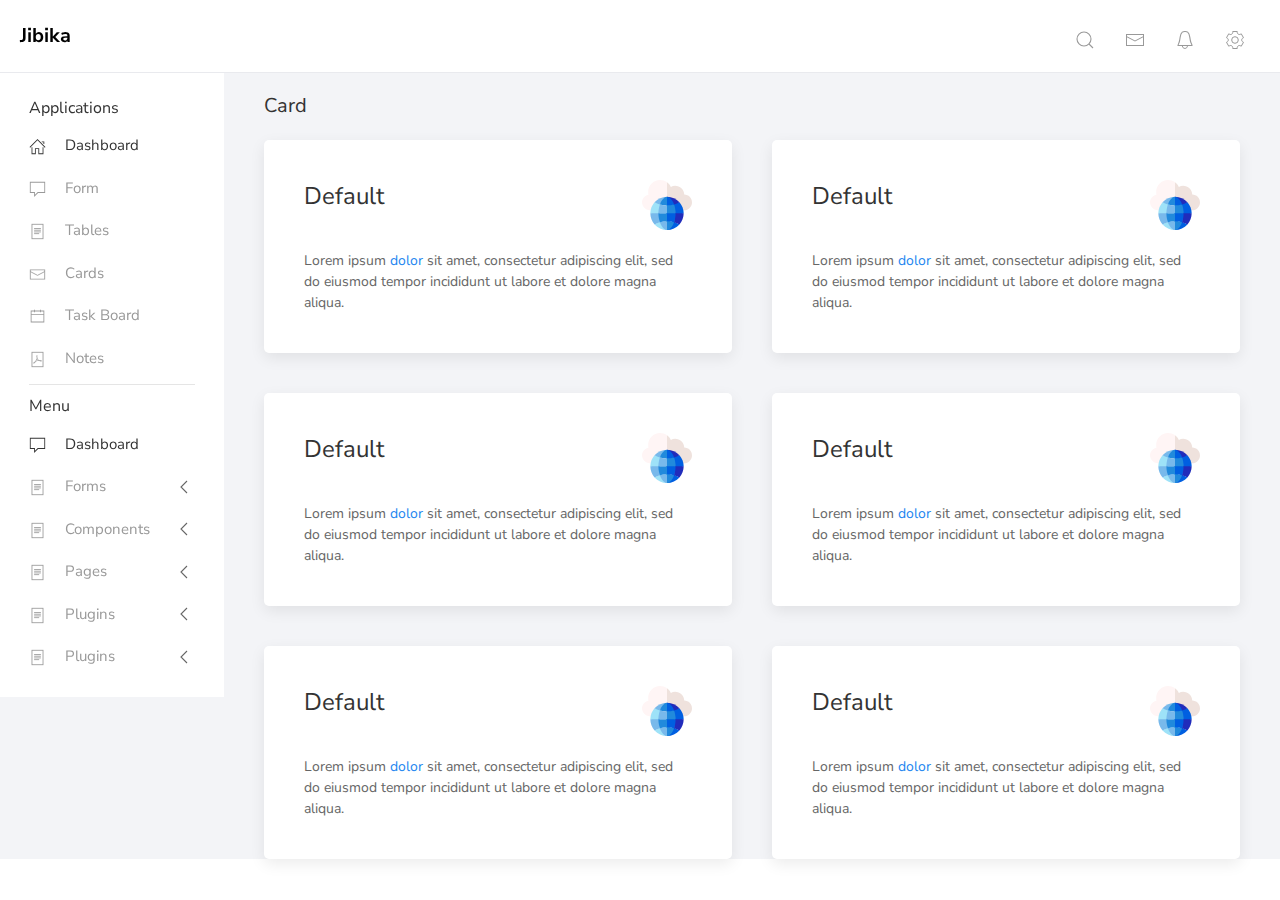
<file: cards.html>
<!DOCTYPE html>
<html lang="en">
<head>
    <meta charset="UTF-8">
    <meta name="viewport" content="width=device-width, initial-scale=1.0">
    <meta http-equiv="X-UA-Compatible" content="ie=edge">
    <title>Admin - Dashboard</title>
    <link rel="stylesheet" href="css/uikit.min.css">
    <link rel="stylesheet" href="css/styles.css">
    <script src="js/uikit.min.js"></script>
    <script src="js/uikit-icons.min.js"></script>
    <script src="js/jquery.min.js"></script>
</head>
<body>
    <!-- navbar section -->
    <header>
        <div uk-sticky>
        <nav class="nav-color uk-navbar uk-container uk-container-expand" uk-navbar>
            <div class="uk-navbar-left  uk-navbar-nav">
                <ul class="uk-navbar-nav">
                        <li class="uk-iconnav uk-hidden@m"><a href="#offcanvas-usage" uk-toggle><span uk-icon="menu"></span></a></li>
                </ul>
                <div class="uk-visible">
                    <a href="index.html"><span style="font-size: 20px; font-weight: 700; color: black;">Jibika</span></a>
                </div>
            </div>
            <div class="uk-navbar-right">
        
                <ul class="uk-navbar-nav">
                        
                    <li>
                        <div class="uk-visible@m">
                            <a class="uk-navbar-toggle"  uk-search-icon href="#"></a>
                            <div class="uk-drop" uk-drop="mode: click; pos: left-center; offset: 0">
                                <form class="uk-search uk-search-navbar uk-width-1-1">
                                    <input class="uk-search-input" type="search" placeholder="Search..." autofocus>
                                </form>
                            </div>
                        </div>
                        <div class="uk-hidden@m">
                                <a class="uk-navbar-toggle" href="#" uk-search-icon></a>
                                <div class="uk-navbar-dropdown" uk-drop="mode: click; cls-drop: uk-navbar-dropdown; boundary: !nav">
                    
                                    <div class="uk-grid-small uk-flex-middle" uk-grid>
                                        <div class="uk-width-expand">
                                            <form class="uk-search uk-search-navbar uk-width-1-1">
                                                <input class="uk-search-input" type="search" placeholder="Search..." autofocus>
                                            </form>
                                        </div>
                                        <div class="uk-width-auto">
                                            <a class="uk-navbar-dropdown-close" href="#" uk-close></a>
                                        </div>
                                    </div>
                    
                                </div>
                            </div>
                    </li>
                    
                    <li><a href="#" class="uk-text-bold"  uk-icon="mail"></a>
                        <div class="uk-navbar-dropdown" uk-dropdown="mode: click">
                            <ul class="uk-nav uk-navbar-dropdown-nav">
                                <li class="uk-active" >Mails</li>
                                <li class="uk-nav-divider"><a href="#"><span uk-icon="mail"></span> This is a mail..</a></li>
                                <li class="uk-nav-divider"><a href="#"><span uk-icon="mail"></span> This is a mail..</a></li>
                                <li class="uk-nav-divider"><a href="#"><span uk-icon="mail"></span> This is a mail..</a></li>
                            </ul>
                        </div>
                    </li>
                    <li><a href="#" class="uk-text-bold uk-visible@m"  uk-icon="bell"></a>
                        <div class="uk-navbar-dropdown" uk-dropdown="mode: click">
                            <ul class="uk-nav uk-navbar-dropdown-nav">
                                <li class="uk-active">Notifications</li>
                                <li class="uk-nav-divider"><a href="#"><span uk-icon="mail"></span> This is a mail..</a></li>
                                <li class="uk-nav-divider"><a href="#"><span uk-icon="mail"></span> This is a mail..</a></li>
                                <li class="uk-nav-divider"><a href="#"><span uk-icon="mail"></span> This is a mail..</a></li>
                            </ul>
                        </div>
                    </li>
                    <li>
                        <a href="#" uk-icon="cog">
                            <!-- <img src="images/user.jpg" alt="" width="30" height="30" class="uk-border-circle" /> -->
                        </a>
                        <div class="uk-navbar-dropdown" uk-dropdown="mode: click">
                            <ul class="uk-nav uk-navbar-dropdown-nav">
                                <li class="uk-active"><a href="profile.html"> <span uk-icon="user"></span> Profile</a></li>
                                <li><a href="#"> <span uk-icon="cog"></span> Setting</a></li>
                                <li><a href="#"> <span uk-icon="sign-out"></span> Logout</a></li>
                            </ul>
                        </div>
                    </li>
                </ul>
        
            </div>

            <div id="offcanvas-usage" uk-offcanvas="push">
                    <div class="uk-offcanvas-bar">
                        <button class="uk-offcanvas-close" type="button" uk-close></button>
                        <div class=" uk-panel uk-panel-box uk-padding-small uk-border uk-margin-top" >
                            <ul class="uk-nav uk-nav-default uk-nav-parent-icon uk-list" data-uk-nav>
                                <li><h5 class="uk-text ">Applications</h5></li>
                                <li class="uk-active"><a class="nav-app" href="index.html"><span uk-icon="home" class=""></span> Dashboard</a></li>
                                <li class=""><a class="nav-app" href="forms.html"><span uk-icon="comment" class=""></span> Form</a></li>
                                <li class=""><a class="nav-app" href="tables.html"><span uk-icon="file-text" class=""></span> Tables</a></li>
                                <li class=""><a class="nav-app" href="cards.html"><span uk-icon="mail" class=""></span> Cards</a></li>
                                <li class=""><a class="nav-app" href="#"><span uk-icon="calendar" class=""></span> Task Board</a></li>
                                <li class=""><a class="nav-app" href="#"><span uk-icon="file-pdf" class=""></span> Notes</a></li>
                                <li class="uk-nav-divider"></li>
                                <li><h5 class="uk-text">Menu</h5></li>
                                <li class="uk-active"><a class="nav-app" href="#"><span uk-icon="comment" class=""></span> Dashboard</a></li>
                                <li class="uk-parent">
                                    <a class="uk-link-text nav-app" href="#"><span uk-icon="file-text"></span> Forms</a>
                                    <ul class="uk-nav-sub uk-list">
                                        <li><a class="uk-link-text" href="#"><span uk-icon="cloud-upload"></span> File Upload</a></li>
                                        <li><a class="uk-link-text" href="#"><span uk-icon="file"></span> Files</a></li>
                                    </ul>
                                </li>
                                <li class="uk-parent">
                                    <a class="uk-link-text nav-app" href="#"><span uk-icon="file-text"></span> Components</a>
                                    <ul class="uk-nav-sub uk-list">
                                        <li><a class="uk-link-text" href="#"><span uk-icon="cloud-upload"></span> File Upload</a></li>
                                        <li><a class="uk-link-text" href="#"><span uk-icon="file"></span> Files</a></li>
                                    </ul>
                                </li>
                                <li class="uk-parent">
                                    <a class="uk-link-text nav-app" href="#"><span uk-icon="file-text"></span> Pages</a>
                                    <ul class="uk-nav-sub uk-list">
                                        <li><a class="uk-link-text" href="#"><span uk-icon="cloud-upload"></span> File Upload</a></li>
                                        <li><a class="uk-link-text" href="#"><span uk-icon="file"></span> Files</a></li>
                                    </ul>
                                </li>
                                <li class="uk-parent">
                                    <a class="uk-link-text nav-app" href="#"><span uk-icon="file-text"></span> Plugins</a>
                                    <ul class="uk-nav-sub uk-list">
                                        <li><a class="uk-link-text" href="#"><span uk-icon="cloud-upload"></span> File Upload</a></li>
                                        <li><a class="uk-link-text" href="#"><span uk-icon="file"></span> Files</a></li>
                                    </ul>
                                </li>
                                <li class="uk-parent">
                                    <a class="uk-link-text nav-app" href="#"><span uk-icon="file-text"></span> Plugins</a>
                                    <ul class="uk-nav-sub uk-list">
                                        <li><a class="uk-link-text" href="#"><span uk-icon="cloud-upload"></span> File Upload</a></li>
                                        <li><a class="uk-link-text" href="#"><span uk-icon="file"></span> Files</a></li>
                                    </ul>
                                </li>
                            </ul>
                        </div>
                    </div>
            </div>
        </nav>
        </div>
    </header>
    
    <div uk-grid class="content">
        <!-- left navbar section  -->
        <div class="uk-width-1-5@m" style="min-width: 250px;">
        <section uk-sticky="offset: 73" class="left-scroll">
            <div class="uk-visible@m left-nav">
                    <div data-sc-scrollbar="visible-y">
                        <ul class="uk-nav uk-nav-default uk-nav-parent-icon uk-list" data-uk-nav>
                            <li><h5 class="uk-text ">Applications</h5></li>
                            <li class="uk-active"><a class="nav-app" href="index.html"><span uk-icon="home" class=""></span> Dashboard</a></li>
                            <li class=""><a class="nav-app" href="forms.html"><span uk-icon="comment" class=""></span> Form</a></li>
                            <li class=""><a class="nav-app" href="tables.html"><span uk-icon="file-text" class=""></span> Tables</a></li>
                            <li class=""><a class="nav-app" href="cards.html"><span uk-icon="mail" class=""></span> Cards</a></li>
                            <li class=""><a class="nav-app" href="#"><span uk-icon="calendar" class=""></span> Task Board</a></li>
                            <li class=""><a class="nav-app" href="#"><span uk-icon="file-pdf" class=""></span> Notes</a></li>
                            <li class="uk-nav-divider"></li>
                            <li><h5 class="uk-text">Menu</h5></li>
                            <li class="uk-active"><a class="nav-app" href="#"><span uk-icon="comment" class=""></span> Dashboard</a></li>
                            <li class="uk-parent">
                                <a class="uk-link-text nav-app" href="#"><span uk-icon="file-text"></span> Forms</a>
                                <ul class="uk-nav-sub uk-list">
                                    <li><a class="uk-link-text" href="#"><span uk-icon="cloud-upload"></span> File Upload</a></li>
                                    <li><a class="uk-link-text" href="#"><span uk-icon="file"></span> Files</a></li>
                                </ul>
                            </li>
                            <li class="uk-parent">
                                <a class="uk-link-text nav-app" href="#"><span uk-icon="file-text"></span> Components</a>
                                <ul class="uk-nav-sub uk-list">
                                    <li><a class="uk-link-text" href="#"><span uk-icon="cloud-upload"></span> File Upload</a></li>
                                    <li><a class="uk-link-text" href="#"><span uk-icon="file"></span> Files</a></li>
                                </ul>
                            </li>
                            <li class="uk-parent">
                                <a class="uk-link-text nav-app" href="#"><span uk-icon="file-text"></span> Pages</a>
                                <ul class="uk-nav-sub uk-list">
                                    <li><a class="uk-link-text" href="#"><span uk-icon="cloud-upload"></span> File Upload</a></li>
                                    <li><a class="uk-link-text" href="#"><span uk-icon="file"></span> Files</a></li>
                                </ul>
                            </li>
                            <li class="uk-parent">
                                <a class="uk-link-text nav-app" href="#"><span uk-icon="file-text"></span> Plugins</a>
                                <ul class="uk-nav-sub uk-list">
                                    <li><a class="uk-link-text" href="#"><span uk-icon="cloud-upload"></span> File Upload</a></li>
                                    <li><a class="uk-link-text" href="#"><span uk-icon="file"></span> Files</a></li>
                                </ul>
                            </li>
                            <li class="uk-parent">
                                <a class="uk-link-text nav-app" href="#"><span uk-icon="file-text"></span> Plugins</a>
                                <ul class="uk-nav-sub uk-list">
                                    <li><a class="uk-link-text" href="#"><span uk-icon="cloud-upload"></span> File Upload</a></li>
                                    <li><a class="uk-link-text" href="#"><span uk-icon="file"></span> Files</a></li>
                                </ul>
                            </li>
                        </ul>
                    </div>
                </div>
            </section>
        </div>

        <!-- body contents  -->
        <div class="uk-width-expand@m uk-margin-remove padding-remove">
        <section class="content1 uk-container">
            <h4>Card</h4>
            <!-- content section  -->
            <div uk-grid uk-height-match=".card">
                    <div class="uk-width-1-2@s">
                            <div class="uk-card uk-card-default uk-card-body uk-border-rounded">
                                <div uk-grid style="display: flex; justify-content: space-between;">
                                    <div><h3 class="uk-card-title uk-widht-3-4">Default</h3></div>
                                    <div><p class="uk-width-expand"><img src="icons/global.svg" alt="" width="50"></p></div>
                                </div>

                                <p>Lorem ipsum <a href="#">dolor</a> sit amet, consectetur adipiscing elit, sed do eiusmod tempor incididunt ut labore et dolore magna aliqua.</p>
                            </div>
                    </div>
                    <div class="uk-width-1-2@s">
                        <div class="uk-card uk-card-default uk-card-body uk-border-rounded">
                            <div uk-grid style="display: flex; justify-content: space-between;">
                                <div><h3 class="uk-card-title uk-widht-3-4">Default</h3></div>
                                <div><p class="uk-width-expand"><img src="icons/global.svg" alt="" width="50"></p></div>
                            </div>

                            <p>Lorem ipsum <a href="#">dolor</a> sit amet, consectetur adipiscing elit, sed do eiusmod tempor incididunt ut labore et dolore magna aliqua.</p>
                        </div>
                    </div>
            </div>
            <div uk-grid>
                <div class="uk-width-1-2@s">
                    <div class="uk-card uk-card-default uk-card-body uk-border-rounded">
                        <div uk-grid style="display: flex; justify-content: space-between;">
                            <div><h3 class="uk-card-title uk-widht-3-4">Default</h3></div>
                            <div><p class="uk-width-expand"><img src="icons/global.svg" alt="" width="50"></p></div>
                        </div>

                        <p>Lorem ipsum <a href="#">dolor</a> sit amet, consectetur adipiscing elit, sed do eiusmod tempor incididunt ut labore et dolore magna aliqua.</p>
                    </div>
                </div>
                <div class="uk-width-1-2@s">
                    <div class="uk-card uk-card-default uk-card-body uk-border-rounded">
                        <div uk-grid style="display: flex; justify-content: space-between;">
                            <div><h3 class="uk-card-title uk-widht-3-4">Default</h3></div>
                            <div><p class="uk-width-expand"><img src="icons/global.svg" alt="" width="50"></p></div>
                        </div>

                        <p>Lorem ipsum <a href="#">dolor</a> sit amet, consectetur adipiscing elit, sed do eiusmod tempor incididunt ut labore et dolore magna aliqua.</p>
                    </div>
                </div>
            </div>
            <div uk-grid>
                <div class="uk-width-1-2@s">
                    <div class="uk-card uk-card-default uk-card-body uk-border-rounded">
                        <div uk-grid style="display: flex; justify-content: space-between;">
                            <div><h3 class="uk-card-title uk-widht-3-4">Default</h3></div>
                            <div><p class="uk-width-expand"><img src="icons/global.svg" alt="" width="50"></p></div>
                        </div>

                        <p>Lorem ipsum <a href="#">dolor</a> sit amet, consectetur adipiscing elit, sed do eiusmod tempor incididunt ut labore et dolore magna aliqua.</p>
                    </div>
                </div>
                <div class="uk-width-1-2@s">
                    <div class="uk-card uk-card-default uk-card-body uk-border-rounded">
                        <div uk-grid style="display: flex; justify-content: space-between;">
                            <div><h3 class="uk-card-title uk-widht-3-4">Default</h3></div>
                            <div><p class="uk-width-expand"><img src="icons/global.svg" alt="" width="50"></p></div>
                        </div>

                        <p>Lorem ipsum <a href="#">dolor</a> sit amet, consectetur adipiscing elit, sed do eiusmod tempor incididunt ut labore et dolore magna aliqua.</p>
                    </div>
                </div>
            </div>
        </section>
    </div>
</body>
</html>
</file>
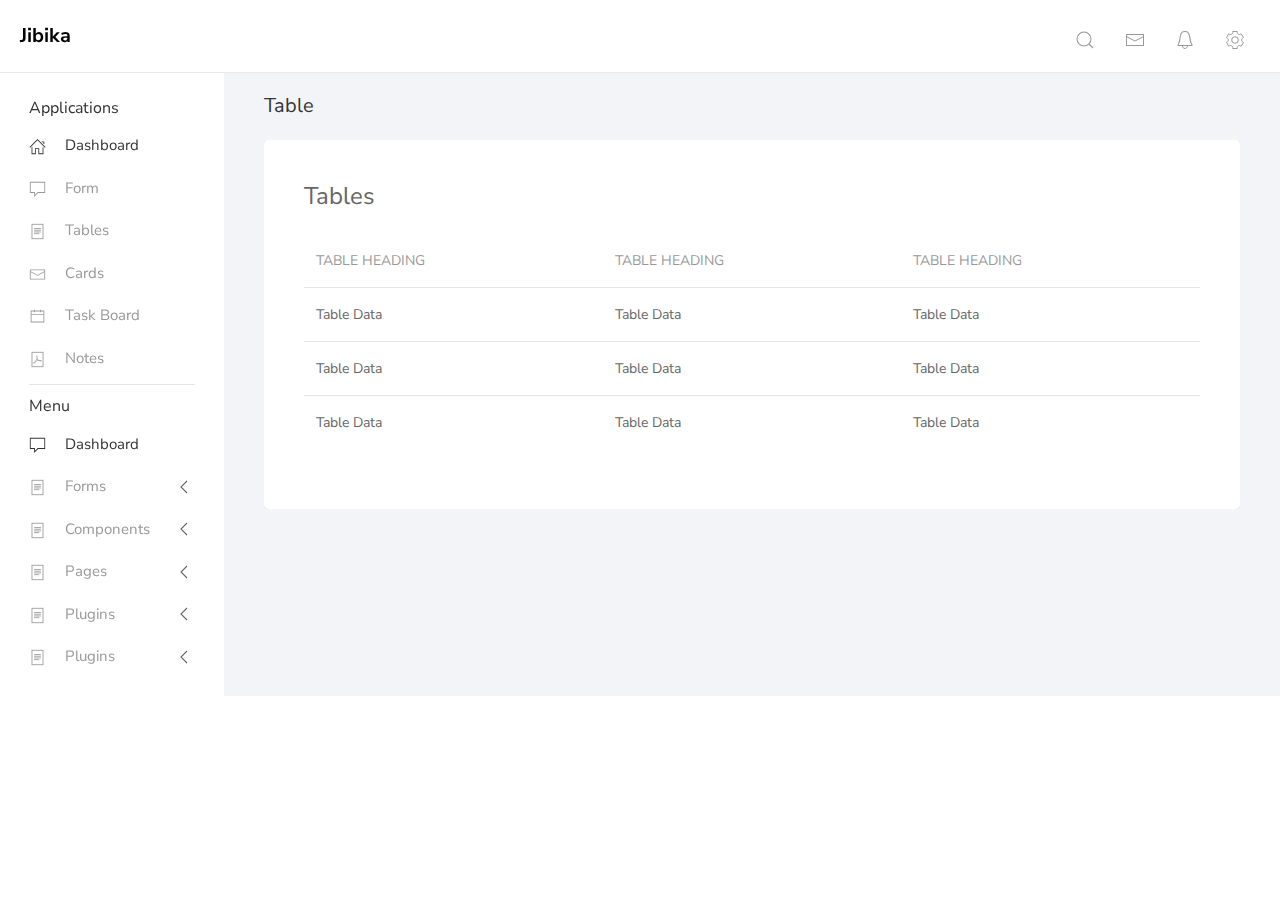
<file: tables.html>
<!DOCTYPE html>
<html lang="en">
<head>
    <meta charset="UTF-8">
    <meta name="viewport" content="width=device-width, initial-scale=1.0">
    <meta http-equiv="X-UA-Compatible" content="ie=edge">
    <title>Admin - Dashboard</title>
    <link rel="stylesheet" href="css/uikit.min.css">
    <link rel="stylesheet" href="css/styles.css">
    <script src="js/uikit.min.js"></script>
    <script src="js/uikit-icons.min.js"></script>
    <script src="js/jquery.min.js"></script>
</head>
<body>
    <!-- navbar section -->
    <header>
        <div uk-sticky>
        <nav class="nav-color uk-navbar uk-container uk-container-expand" uk-navbar>
            <div class="uk-navbar-left  uk-navbar-nav">
                <ul class="uk-navbar-nav">
                        <li class="uk-iconnav uk-hidden@m"><a href="#offcanvas-usage" uk-toggle><span uk-icon="menu"></span></a></li>
                </ul>
                <div class="uk-visible">
                    <a href="index.html"><span style="font-size: 20px; font-weight: 700; color: black;">Jibika</span></a>
                </div>
            </div>
            <div class="uk-navbar-right">
        
                <ul class="uk-navbar-nav">
                        
                    <li>
                        <div class="uk-visible@m">
                            <a class="uk-navbar-toggle"  uk-search-icon href="#"></a>
                            <div class="uk-drop" uk-drop="mode: click; pos: left-center; offset: 0">
                                <form class="uk-search uk-search-navbar uk-width-1-1">
                                    <input class="uk-search-input" type="search" placeholder="Search..." autofocus>
                                </form>
                            </div>
                        </div>
                        <div class="uk-hidden@m">
                                <a class="uk-navbar-toggle" href="#" uk-search-icon></a>
                                <div class="uk-navbar-dropdown" uk-drop="mode: click; cls-drop: uk-navbar-dropdown; boundary: !nav">
                    
                                    <div class="uk-grid-small uk-flex-middle" uk-grid>
                                        <div class="uk-width-expand">
                                            <form class="uk-search uk-search-navbar uk-width-1-1">
                                                <input class="uk-search-input" type="search" placeholder="Search..." autofocus>
                                            </form>
                                        </div>
                                        <div class="uk-width-auto">
                                            <a class="uk-navbar-dropdown-close" href="#" uk-close></a>
                                        </div>
                                    </div>
                    
                                </div>
                            </div>
                    </li>
                    
                    <li><a href="#" class="uk-text-bold"  uk-icon="mail"></a>
                        <div class="uk-navbar-dropdown" uk-dropdown="mode: click">
                            <ul class="uk-nav uk-navbar-dropdown-nav ">
                                <li class="uk-active" >Mails</li>
                                <li class="uk-nav-divider"><a href="#"><span uk-icon="mail"></span> This is a mail..</a></li>
                                <li class="uk-nav-divider"><a href="#"><span uk-icon="mail"></span> This is a mail..</a></li>
                                <li class="uk-nav-divider"><a href="#"><span uk-icon="mail"></span> This is a mail..</a></li>
                            </ul>
                        </div>
                    </li>
                    <li><a href="#" class="uk-text-bold uk-visible@m"  uk-icon="bell"></a>
                        <div class="uk-navbar-dropdown" uk-dropdown="mode: click">
                            <ul class="uk-nav uk-navbar-dropdown-nav">
                                <li class="uk-active">Notifications</li>
                                <li class="uk-nav-divider"><a href="#"><span uk-icon="mail"></span> This is a mail..</a></li>
                                <li class="uk-nav-divider"><a href="#"><span uk-icon="mail"></span> This is a mail..</a></li>
                                <li class="uk-nav-divider"><a href="#"><span uk-icon="mail"></span> This is a mail..</a></li>
                            </ul>
                        </div>
                    </li>
                    <li>
                        <a href="#" uk-icon="cog">
                            <!-- <img src="images/user.jpg" alt="" width="30" height="30" class="uk-border-circle" /> -->
                        </a>
                        <div class="uk-navbar-dropdown" uk-dropdown="mode: click">
                            <ul class="uk-nav uk-navbar-dropdown-nav">
                                <li class="uk-active"><a href="profile.html"> <span uk-icon="user"></span> Profile</a></li>
                                <li><a href="#"> <span uk-icon="cog"></span> Setting</a></li>
                                <li><a href="#"> <span uk-icon="sign-out"></span> Logout</a></li>
                            </ul>
                        </div>
                    </li>
                </ul>
        
            </div>

            <div id="offcanvas-usage" uk-offcanvas="push">
                    <div class="uk-offcanvas-bar">
                        <button class="uk-offcanvas-close" type="button" uk-close></button>
                        <div class=" uk-panel uk-panel-box uk-padding-small uk-border uk-margin-top" >
                            <ul class="uk-nav uk-nav-default uk-nav-parent-icon uk-list" data-uk-nav>
                                <li><h5 class="uk-text ">Applications</h5></li>
                                <li class="uk-active"><a class="nav-app" href="index.html"><span uk-icon="home" class=""></span> Dashboard</a></li>
                                <li class=""><a class="nav-app" href="forms.html"><span uk-icon="comment" class=""></span> Form</a></li>
                                <li class=""><a class="nav-app" href="tables.html"><span uk-icon="file-text" class=""></span> Tables</a></li>
                                <li class=""><a class="nav-app" href="cards.html"><span uk-icon="mail" class=""></span> Cards</a></li>
                                <li class=""><a class="nav-app" href="#"><span uk-icon="calendar" class=""></span> Task Board</a></li>
                                <li class=""><a class="nav-app" href="#"><span uk-icon="file-pdf" class=""></span> Notes</a></li>
                                <li class="uk-nav-divider"></li>
                                <li><h5 class="uk-text">Menu</h5></li>
                                <li class="uk-active"><a class="nav-app" href="#"><span uk-icon="comment" class=""></span> Dashboard</a></li>
                                <li class="uk-parent">
                                    <a class="uk-link-text nav-app" href="#"><span uk-icon="file-text"></span> Forms</a>
                                    <ul class="uk-nav-sub uk-list">
                                        <li><a class="uk-link-text" href="#"><span uk-icon="cloud-upload"></span> File Upload</a></li>
                                        <li><a class="uk-link-text" href="#"><span uk-icon="file"></span> Files</a></li>
                                    </ul>
                                </li>
                                <li class="uk-parent">
                                    <a class="uk-link-text nav-app" href="#"><span uk-icon="file-text"></span> Components</a>
                                    <ul class="uk-nav-sub uk-list">
                                        <li><a class="uk-link-text" href="#"><span uk-icon="cloud-upload"></span> File Upload</a></li>
                                        <li><a class="uk-link-text" href="#"><span uk-icon="file"></span> Files</a></li>
                                    </ul>
                                </li>
                                <li class="uk-parent">
                                    <a class="uk-link-text nav-app" href="#"><span uk-icon="file-text"></span> Pages</a>
                                    <ul class="uk-nav-sub uk-list">
                                        <li><a class="uk-link-text" href="#"><span uk-icon="cloud-upload"></span> File Upload</a></li>
                                        <li><a class="uk-link-text" href="#"><span uk-icon="file"></span> Files</a></li>
                                    </ul>
                                </li>
                                <li class="uk-parent">
                                    <a class="uk-link-text nav-app" href="#"><span uk-icon="file-text"></span> Plugins</a>
                                    <ul class="uk-nav-sub uk-list">
                                        <li><a class="uk-link-text" href="#"><span uk-icon="cloud-upload"></span> File Upload</a></li>
                                        <li><a class="uk-link-text" href="#"><span uk-icon="file"></span> Files</a></li>
                                    </ul>
                                </li>
                                <li class="uk-parent">
                                    <a class="uk-link-text nav-app" href="#"><span uk-icon="file-text"></span> Plugins</a>
                                    <ul class="uk-nav-sub uk-list">
                                        <li><a class="uk-link-text" href="#"><span uk-icon="cloud-upload"></span> File Upload</a></li>
                                        <li><a class="uk-link-text" href="#"><span uk-icon="file"></span> Files</a></li>
                                    </ul>
                                </li>
                            </ul>
                        </div>
                    </div>
            </div>
        </nav>
        </div>
    </header>
    
    <div uk-grid class="content">
        <!-- left navbar section  -->
        <div class="uk-width-1-5@m" style="min-width: 250px;">
        <section uk-sticky="offset: 73" class="left-scroll">
            <div class="uk-visible@m left-nav">
                    <div data-sc-scrollbar="visible-y">
                        <ul class="uk-nav uk-nav-default uk-nav-parent-icon uk-list" data-uk-nav>
                            <li><h5 class="uk-text ">Applications</h5></li>
                            <li class="uk-active"><a class="nav-app" href="index.html"><span uk-icon="home" class=""></span> Dashboard</a></li>
                            <li class=""><a class="nav-app" href="forms.html"><span uk-icon="comment" class=""></span> Form</a></li>
                            <li class=""><a class="nav-app" href="tables.html"><span uk-icon="file-text" class=""></span> Tables</a></li>
                            <li class=""><a class="nav-app" href="cards.html"><span uk-icon="mail" class=""></span> Cards</a></li>
                            <li class=""><a class="nav-app" href="#"><span uk-icon="calendar" class=""></span> Task Board</a></li>
                            <li class=""><a class="nav-app" href="#"><span uk-icon="file-pdf" class=""></span> Notes</a></li>
                            <li class="uk-nav-divider"></li>
                            <li><h5 class="uk-text">Menu</h5></li>
                            <li class="uk-active"><a class="nav-app" href="#"><span uk-icon="comment" class=""></span> Dashboard</a></li>
                            <li class="uk-parent">
                                <a class="uk-link-text nav-app" href="#"><span uk-icon="file-text"></span> Forms</a>
                                <ul class="uk-nav-sub uk-list">
                                    <li><a class="uk-link-text" href="#"><span uk-icon="cloud-upload"></span> File Upload</a></li>
                                    <li><a class="uk-link-text" href="#"><span uk-icon="file"></span> Files</a></li>
                                </ul>
                            </li>
                            <li class="uk-parent">
                                <a class="uk-link-text nav-app" href="#"><span uk-icon="file-text"></span> Components</a>
                                <ul class="uk-nav-sub uk-list">
                                    <li><a class="uk-link-text" href="#"><span uk-icon="cloud-upload"></span> File Upload</a></li>
                                    <li><a class="uk-link-text" href="#"><span uk-icon="file"></span> Files</a></li>
                                </ul>
                            </li>
                            <li class="uk-parent">
                                <a class="uk-link-text nav-app" href="#"><span uk-icon="file-text"></span> Pages</a>
                                <ul class="uk-nav-sub uk-list">
                                    <li><a class="uk-link-text" href="#"><span uk-icon="cloud-upload"></span> File Upload</a></li>
                                    <li><a class="uk-link-text" href="#"><span uk-icon="file"></span> Files</a></li>
                                </ul>
                            </li>
                            <li class="uk-parent">
                                <a class="uk-link-text nav-app" href="#"><span uk-icon="file-text"></span> Plugins</a>
                                <ul class="uk-nav-sub uk-list">
                                    <li><a class="uk-link-text" href="#"><span uk-icon="cloud-upload"></span> File Upload</a></li>
                                    <li><a class="uk-link-text" href="#"><span uk-icon="file"></span> Files</a></li>
                                </ul>
                            </li>
                            <li class="uk-parent">
                                <a class="uk-link-text nav-app" href="#"><span uk-icon="file-text"></span> Plugins</a>
                                <ul class="uk-nav-sub uk-list">
                                    <li><a class="uk-link-text" href="#"><span uk-icon="cloud-upload"></span> File Upload</a></li>
                                    <li><a class="uk-link-text" href="#"><span uk-icon="file"></span> Files</a></li>
                                </ul>
                            </li>
                        </ul>
                    </div>
                </div>
            </section>
        </div>

        <!-- body contents  -->
        <div class="uk-width-expand@m uk-margin-remove padding-remove">
        <section class="content1 uk-container">
            <h4>Table</h4>
            <!-- content section  -->
            <div class="uk-overflow-auto">
                <div class="uk-card-default uk-padding uk-border-rounded">
                        <form class=" uk-form-stacked">
                                <legend class="uk-legend">Tables</legend>
                                <table class="uk-table uk-table-divider">
                                        <thead>
                                            <tr>
                                                <th>Table Heading</th>
                                                <th>Table Heading</th>
                                                <th>Table Heading</th>
                                            </tr>
                                        </thead>
                                        <tbody>
                                            <tr>
                                                <td>Table Data</td>
                                                <td>Table Data</td>
                                                <td>Table Data</td>
                                            </tr>
                                            <tr>
                                                <td>Table Data</td>
                                                <td>Table Data</td>
                                                <td>Table Data</td>
                                            </tr>
                                            <tr>
                                                <td>Table Data</td>
                                                <td>Table Data</td>
                                                <td>Table Data</td>
                                            </tr>
                                        </tbody>
                                    </table>
                            </form>
                </div>
            </div>
            </div>
        </section>
    </div>
</body>
</html>
</file>
<file: css/styles.css>
/* @font-face{
    src: url("../font/Product\ Sans\ Regular.ttf");
    font-family: 'Product Sans';
}
@font-face{
    src: url("../font/Product\ Sans\ Bold.ttf");
    font-family: 'Product Sans';
    font-weight: 700;
}
@font-face{
    src: url("../font/Product\ Sans\ Italic.ttf");
    font-family: 'Product Sans';
    font-style: italic;
}
@font-face{
    src: url("../font/Product\ Sans\ Bold\ Italic.ttf");
    font-family: 'Product Sans';
    font-weight: 700;
    font-style: italic;
} */

@import url('https://fonts.googleapis.com/css2?family=Nunito+Sans:ital,wght@0,200;0,300;0,400;0,600;0,700;0,800;0,900;1,200&display=swap');
* {
    font-family: 'Nunito Sans', serif !important;
    scrollbar-color: rgb(156, 156, 156) ;
    scrollbar-width: thin;
}
body {
    font-size: .875rem;
    font-weight: 400;
    line-height: 1.5;
    color: #6c757d;
    text-align: left;
}

/* width */
::-webkit-scrollbar {
    width: 5px;
  }
  
  /* Track */
  ::-webkit-scrollbar-track {
    background: #f1f1f1; 
  }
   
  /* Handle */
  ::-webkit-scrollbar-thumb {
    background: #888; 
  }
  
  /* Handle on hover */
  ::-webkit-scrollbar-thumb:hover {
    background: #555; 
  }

.nav-color {
    /* background: linear-gradient(to right, #2f22e6 0%, #0d0058 100%); */
    padding: 0 20px 0 20px;
    top: 0;
    left: 0;
    right: 0;
    height: 72px;
    z-index: 100;
    background-color: #fff;
    box-shadow: 0 .05rem .01rem rgba(75,75,90,.075);;
}

.nav-app {
    color: #4b4b5a ;
    font-size: 15px;
    font-weight: 400;
}

.icon-color {
    color: black;
}

.left-nav {
    top: 48px;
    color: rgba(0, 0, 0, .87);
    background: #fff;
    padding: 24px;
    -webkit-box-shadow: -2px 2px 5px rgba(0, 0, 0, .23);
    box-shadow: -2px 2px 5px rgba(0, 0, 0, .23);
    /* width: 200px; */
    box-shadow: 1px .05rem .01rem rgba(75,75,90,.075);
    z-index: 99;

}
.left-nav div ul {
    padding: 0 5px;
}

.left-scroll {
    max-height: calc(100vh - 72px);
    overflow-x: hidden;
    overflow-y: scroll;
    scrollbar-color: rgb(156, 156, 156) ;
    scrollbar-width: thin;
}

li a span {
    display: inline-block;
    width: 17px;
    height: 17px;
    margin: 0 10px 0 13px;
    color: #4b4b5a;
    padding-right: 15px !important;
}

.content {
    background-color: #f3f4f7;
}

.content1 {
    padding-top: 20px;
}

.custom-input {
    border: none;
    border-bottom: 1px solid #aaaaac;
}

.email-card {
    background-color: white;
    padding: 1.25rem;
    box-shadow: 0 .05rem .01rem rgba(75,75,90,.075);
    border-radius: .25rem;
}

@media screen and (max-width: 960px) {
    /* .card-left {
        margin-left: 10px !important;
        margin-right: 10px !important;
    } */
}

@media screen and (min-width: 960px) {
    .padding-remove {
        padding: 0;
    }
}
</file>
